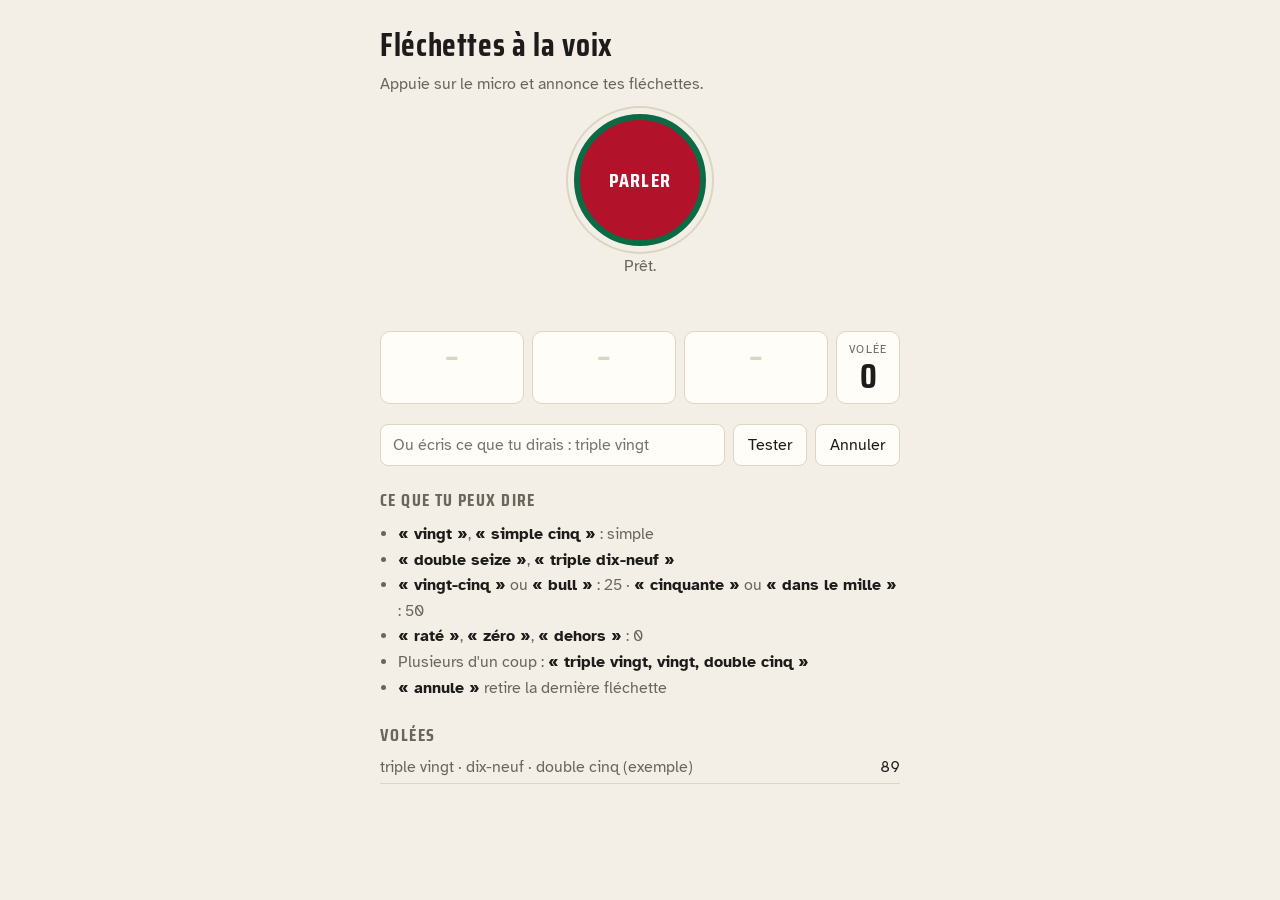
<file: index.html>
<!doctype html>
<html lang="fr">
<head>
<meta charset="utf-8">
<meta name="viewport" content="width=device-width,initial-scale=1,viewport-fit=cover">
<style>:root{color-scheme:light;padding-top:env(safe-area-inset-top,0px);padding-bottom:env(safe-area-inset-bottom,0px)}body{margin:0;font:14px system-ui,sans-serif}img{max-width:100%}[hidden]{display:none!important}</style>
</head>
<body>
<title>Fléchettes à la voix</title>
<meta name="claude:viewport-fit-sides" content="cover">
<link rel="preconnect" href="https://fonts.googleapis.com">
<link rel="stylesheet" href="https://fonts.googleapis.com/css2?family=Saira+Condensed:wght@500;700&family=Atkinson+Hyperlegible:wght@400;700&display=swap">
<style>
/* Layout: one column scoreboard, mic button at the heart, three dart slots, history below */
:root {
  --bg: #f3efe6;        /* sisal */
  --surface: #fffdf8;
  --fg: #1d1c1a;
  --muted: #6b665c;
  --line: #ddd5c4;
  --red: #b3122b;
  --green: #0b6b45;
  --on-accent: #ffffff;
  --font-display: "Saira Condensed", "Arial Narrow", sans-serif;
  --font-body: "Atkinson Hyperlegible", system-ui, sans-serif;
}
@media (prefers-color-scheme: dark) {
  :root:not([data-theme="light"]) {
    --bg: #15140f; --surface: #201e18; --fg: #f1ece0; --muted: #a59f90; --line: #37332a;
    --red: #e04a5f; --green: #3fb184; --on-accent: #15140f; color-scheme: dark;
  }
}
:root[data-theme="dark"] {
  --bg: #15140f; --surface: #201e18; --fg: #f1ece0; --muted: #a59f90; --line: #37332a;
  --red: #e04a5f; --green: #3fb184; --on-accent: #15140f; color-scheme: dark;
}
body {
  background: var(--bg); color: var(--fg); font-family: var(--font-body); font-size: 16px;
  padding-left: max(16px, env(safe-area-inset-left, 0px));
  padding-right: max(16px, env(safe-area-inset-right, 0px));
  padding-block: 20px 32px;
}
main { max-width: 520px; margin: 0 auto; display: flex; flex-direction: column; gap: 20px; }
header h1 { font-family: var(--font-display); font-weight: 700; font-size: 2rem; margin: 0; letter-spacing: .02em; text-wrap: balance; }
header p { margin: 4px 0 0; color: var(--muted); }
.mic-wrap { display: flex; flex-direction: column; align-items: center; gap: 10px; }
#mic {
  width: 132px; height: 132px; border-radius: 50%; border: 6px solid var(--green);
  background: var(--red); color: var(--on-accent); cursor: pointer;
  font-family: var(--font-display); font-weight: 700; font-size: 1.25rem; letter-spacing: .06em; text-transform: uppercase;
  box-shadow: 0 0 0 6px var(--bg), 0 0 0 8px var(--line);
}
#mic:focus-visible { outline: 3px solid var(--fg); outline-offset: 10px; }
#mic.listening { animation: pulse 1.2s ease-in-out infinite; }
@keyframes pulse { 50% { box-shadow: 0 0 0 6px var(--bg), 0 0 0 16px var(--green); } }
@media (prefers-reduced-motion: reduce) { #mic.listening { animation: none; border-color: var(--fg); } }
#status { color: var(--muted); min-height: 1.4em; text-align: center; }
#heard { font-style: italic; text-align: center; min-height: 1.4em; overflow-wrap: anywhere; }
.turn { display: grid; grid-template-columns: repeat(3, 1fr) auto; gap: 8px; align-items: stretch; }
.slot {
  background: var(--surface); border: 1px solid var(--line); border-radius: 10px;
  padding: 10px 6px; text-align: center; display: flex; flex-direction: column; gap: 2px; min-width: 0;
}
.slot .code { font-family: var(--font-display); font-weight: 700; font-size: 1.9rem; line-height: 1; font-variant-numeric: tabular-nums; }
.slot .pts { color: var(--muted); font-size: .85rem; font-variant-numeric: tabular-nums; }
.slot.empty .code { color: var(--line); }
.slot .code.d { color: var(--green); }
.slot .code.t { color: var(--red); }
.total { padding: 10px 12px; text-align: center; display: flex; flex-direction: column; justify-content: center; }
.total .label { font-size: .7rem; text-transform: uppercase; letter-spacing: .1em; color: var(--muted); }
.total .val { font-family: var(--font-display); font-weight: 700; font-size: 2.2rem; line-height: 1; font-variant-numeric: tabular-nums; }
.row { display: flex; gap: 8px; flex-wrap: wrap; }
.row input { flex: 1 1 200px; min-width: 0; font: inherit; padding: 10px 12px; border-radius: 8px; border: 1px solid var(--line); background: var(--surface); color: var(--fg); }
button.small { font: inherit; padding: 10px 14px; border-radius: 8px; border: 1px solid var(--line); background: var(--surface); color: var(--fg); cursor: pointer; }
button.small:focus-visible, .row input:focus-visible { outline: 2px solid var(--green); outline-offset: 2px; }
section h2 { font-family: var(--font-display); font-size: 1.1rem; text-transform: uppercase; letter-spacing: .08em; margin: 0 0 8px; color: var(--muted); }
.help { margin: 0; padding-left: 18px; color: var(--muted); line-height: 1.6; }
.help b { color: var(--fg); font-weight: 700; }
#log { list-style: none; margin: 0; padding: 0; display: flex; flex-direction: column; gap: 6px; }
#log li { display: flex; justify-content: space-between; gap: 12px; border-bottom: 1px solid var(--line); padding-bottom: 6px; font-variant-numeric: tabular-nums; }
#log li span:first-child { overflow-wrap: anywhere; min-width: 0; color: var(--muted); }
.note { font-size: .85rem; color: var(--muted); }
</style>

<main>
  <header>
    <h1>Fléchettes à la voix</h1>
    <p>Appuie sur le micro et annonce tes fléchettes.</p>
  </header>

  <div class="mic-wrap">
    <button id="mic" type="button" aria-pressed="false">Parler</button>
    <div id="status">Prêt.</div>
    <div id="heard" aria-live="polite"></div>
  </div>

  <div class="turn" aria-label="Volée en cours">
    <div class="slot empty" id="s0"><span class="code">–</span><span class="pts">&nbsp;</span></div>
    <div class="slot empty" id="s1"><span class="code">–</span><span class="pts">&nbsp;</span></div>
    <div class="slot empty" id="s2"><span class="code">–</span><span class="pts">&nbsp;</span></div>
    <div class="slot total"><span class="label">Volée</span><span class="val" id="turnTotal">0</span></div>
  </div>

  <form class="row" id="typeForm">
    <input id="typed" type="text" placeholder="Ou écris ce que tu dirais : triple vingt" autocomplete="off">
    <button class="small" type="submit">Tester</button>
    <button class="small" type="button" id="undo">Annuler</button>
  </form>

  <section>
    <h2>Ce que tu peux dire</h2>
    <ul class="help">
      <li><b>« vingt »</b>, <b>« simple cinq »</b> : simple</li>
      <li><b>« double seize »</b>, <b>« triple dix-neuf »</b></li>
      <li><b>« vingt-cinq »</b> ou <b>« bull »</b> : 25 · <b>« cinquante »</b> ou <b>« dans le mille »</b> : 50</li>
      <li><b>« raté »</b>, <b>« zéro »</b>, <b>« dehors »</b> : 0</li>
      <li>Plusieurs d'un coup : <b>« triple vingt, vingt, double cinq »</b></li>
      <li><b>« annule »</b> retire la dernière fléchette</li>
    </ul>
  </section>

  <section>
    <h2>Volées</h2>
    <ol id="log"><li><span>triple vingt · dix-neuf · double cinq (exemple)</span><span>89</span></li></ol>
  </section>

  <p class="note" id="support"></p>
</main>

<script>
// PARSER START
const NUM_WORDS = {
  zero: 0, un: 1, une: 1, deux: 2, trois: 3, quatre: 4, cinq: 5, six: 6, sept: 7, huit: 8, neuf: 9,
  dix: 10, onze: 11, douze: 12, treize: 13, quatorze: 14, quinze: 15, seize: 16, vingt: 20, cinquante: 50,
  // homophones souvent renvoyés par la reconnaissance
  vin: 20, vins: 20, vint: 20, vain: 20, cette: 7, set: 7, sette: 7, dis: 10, dit: 10, sis: 6, cinque: 5
};
const MULT_WORDS = { simple: 1, single: 1, double: 2, doublé: 2, doubler: 2, triple: 3, tripler: 3, treble: 3 };
const MISS_WORDS = new Set(["rate", "raté", "rater", "zero", "dehors", "out", "manque", "rien"]);
const UNDO_WORDS = new Set(["annule", "annuler", "annulé", "efface", "effacer", "retire", "corrige"]);

function normalize(text) {
  return text.toLowerCase()
    .normalize("NFD").replace(/[̀-ͯ]/g, "")
    .replace(/dans le mille|plein centre|double bull|bullseye|bull's eye/g, " fifty ")
    .replace(/a cote/g, " rate ")
    .replace(/\b([tds])\s?(\d{1,2})\b/g, (m, l, n) => ({ t: "triple ", d: "double ", s: "simple " }[l] + n))
    .replace(/[-,.;:!?']/g, " ")
    .split(/\s+/).filter(Boolean);
}

// Turns words into a token list: {n: number} | {m: multiplier} | {miss} | {undo}
function tokenize(words) {
  const out = [];
  for (let i = 0; i < words.length; i++) {
    const w = words[i], next = words[i + 1];
    if (w === "fifty") { out.push({ n: 50 }); continue; }
    if (w === "bull" || w === "boule" || w === "bulle" || w === "centre") { out.push({ n: 25 }); continue; }
    if (UNDO_WORDS.has(w)) { out.push({ undo: true }); continue; }
    if (w === "zero" || w === "0" || MISS_WORDS.has(w)) { out.push({ miss: true }); continue; }
    if (w in MULT_WORDS) { out.push({ m: MULT_WORDS[w] }); continue; }
    if (w === "fois") continue; // "trois fois vingt"
    let n = /^\d+$/.test(w) ? parseInt(w, 10) : NUM_WORDS[w];
    if (n === undefined) continue; // mot inconnu : ignoré
    if (n === 10 && next && ["sept", "huit", "neuf", "cette", "set"].includes(next)) { n = 10 + NUM_WORDS[next]; i++; }
    else if (n === 20 && next === "cinq") { n = 25; i++; }
    // "trois fois vingt" -> triple
    if ((n === 2 || n === 3) && words[i + 1] === "fois") { out.push({ m: n }); continue; }
    // "un" / "une" juste avant un multiplicateur : article, pas une fléchette
    if (n === 1 && (w === "un" || w === "une") && words[i + 1] in MULT_WORDS) continue;
    out.push({ n });
  }
  return out;
}

// Returns {darts: [{mult, base, points, code}], undo: count, errors: [..]}
function parseThrows(text) {
  const tokens = tokenize(normalize(text));
  const darts = [], errors = [];
  let undo = 0, mult = null;
  for (const t of tokens) {
    if (t.undo) { undo++; mult = null; continue; }
    if (t.miss) { darts.push(dart(1, 0)); mult = null; continue; }
    if (t.m) { mult = t.m; continue; }
    const n = t.n;
    if (n === 50) { darts.push(dart(2, 25)); mult = null; continue; }
    if (n === 25) {
      if (mult === 3) { darts.push(dart(3, 20)); darts.push(dart(1, 5)); }   // "triple vingt cinq"
      else darts.push(dart(mult === 2 ? 2 : 1, 25));
      mult = null; continue;
    }
    if (n >= 1 && n <= 20) { darts.push(dart(mult || 1, n)); mult = null; continue; }
    errors.push(String(n)); mult = null;
  }
  return { darts, undo, errors };
}

function dart(mult, base) {
  const points = mult * base;
  let code;
  if (base === 0) code = "0";
  else if (base === 25) code = mult === 2 ? "BULL" : "25";
  else code = (mult === 3 ? "T" : mult === 2 ? "D" : "") + base;
  return { mult, base, points, code };
}
// PARSER END

const state = { turn: [], turns: [], sample: true };
const $ = id => document.getElementById(id);

function render() {
  for (let i = 0; i < 3; i++) {
    const d = state.turn[i], el = $("s" + i);
    el.classList.toggle("empty", !d);
    const code = el.querySelector(".code");
    code.textContent = d ? d.code : "–";
    code.className = "code" + (d && d.base !== 25 && d.mult === 2 ? " d" : "") + (d && d.mult === 3 ? " t" : "") + (d && d.code === "BULL" ? " d" : "");
    el.querySelector(".pts").textContent = d ? d.points + " pts" : " ";
  }
  $("turnTotal").textContent = state.turn.reduce((s, d) => s + d.points, 0);
  const log = $("log");
  if (state.sample) return;
  log.replaceChildren(...state.turns.slice().reverse().map(t => {
    const li = document.createElement("li");
    const a = document.createElement("span"); a.textContent = t.map(d => d.code).join(" · ");
    const b = document.createElement("span"); b.textContent = t.reduce((s, d) => s + d.points, 0);
    li.append(a, b); return li;
  }));
}

function addDart(d) {
  if (state.turn.length === 3) { state.turn = []; }
  state.turn.push(d);
  if (state.turn.length === 3) { state.sample = false; state.turns.push(state.turn.slice()); }
}

function undoDart() {
  // A full turn on screen is also the last entry of the log
  if (state.turn.length === 0 && state.turns.length) state.turn = state.turns.pop();
  else if (state.turn.length === 3) state.turns.pop();
  state.turn.pop();
}

function handle(text, alternatives) {
  // Choose the first alternative that yields something usable
  const candidates = [text, ...(alternatives || [])];
  let res = null, used = text;
  for (const c of candidates) {
    const r = parseThrows(c);
    if (r.darts.length || r.undo) { res = r; used = c; break; }
  }
  $("heard").textContent = "« " + used + " »";
  if (!res) { $("status").textContent = "Pas compris. Essaie « triple vingt » ou « double seize »."; return; }
  state.sample = false;
  for (let i = 0; i < res.undo; i++) undoDart();
  res.darts.forEach(addDart);
  $("status").textContent = res.darts.length
    ? "Compris : " + res.darts.map(d => d.code + " = " + d.points).join(", ")
    : "Dernière fléchette annulée.";
  render();
}

$("typeForm").addEventListener("submit", e => {
  e.preventDefault();
  const v = $("typed").value.trim();
  if (v) handle(v);
  $("typed").value = "";
});
$("undo").addEventListener("click", () => { state.sample = false; undoDart(); $("status").textContent = "Dernière fléchette annulée."; render(); });

// Voice recognition
const SR = window.SpeechRecognition || window.webkitSpeechRecognition;
let rec = null, listening = false;
if (!SR) {
  $("support").textContent = "La reconnaissance vocale n'est pas disponible dans ce navigateur. Ouvre la page dans Chrome (Android) ou Safari (iPhone). Tu peux tester en écrivant dans le champ ci-dessus.";
} else {
  rec = new SR();
  rec.lang = "fr-FR";
  rec.interimResults = true;
  rec.maxAlternatives = 5;
  rec.continuous = false;
  rec.onresult = e => {
    const r = e.results[e.results.length - 1];
    if (!r.isFinal) { $("heard").textContent = "… " + r[0].transcript; return; }
    const alts = [];
    for (let i = 1; i < r.length; i++) alts.push(r[i].transcript);
    handle(r[0].transcript, alts);
  };
  rec.onerror = e => {
    const msg = {
      "not-allowed": "Le micro est bloqué. Autorise le micro pour cette page dans le navigateur.",
      "service-not-allowed": "Le micro est bloqué. Autorise le micro pour cette page dans le navigateur.",
      "no-speech": "Je n'ai rien entendu. Réessaie un peu plus près du téléphone.",
      "audio-capture": "Aucun micro trouvé.",
      "network": "La reconnaissance a besoin d'Internet. Vérifie ta connexion."
    }[e.error] || "Erreur de reconnaissance : " + e.error;
    $("status").textContent = msg;
  };
  rec.onend = () => { listening = false; $("mic").classList.remove("listening"); $("mic").setAttribute("aria-pressed", "false"); $("mic").textContent = "Parler"; };
}

$("mic").addEventListener("click", () => {
  if (!rec) { $("status").textContent = "Pas de reconnaissance vocale ici. Utilise le champ texte."; return; }
  if (listening) { rec.stop(); return; }
  try {
    rec.start();
    listening = true;
    $("mic").classList.add("listening");
    $("mic").setAttribute("aria-pressed", "true");
    $("mic").textContent = "J'écoute";
    $("status").textContent = "Annonce ta fléchette…";
  } catch (err) { $("status").textContent = "Impossible de démarrer le micro."; }
});

render();
</script>

</body>
</html>
</file>
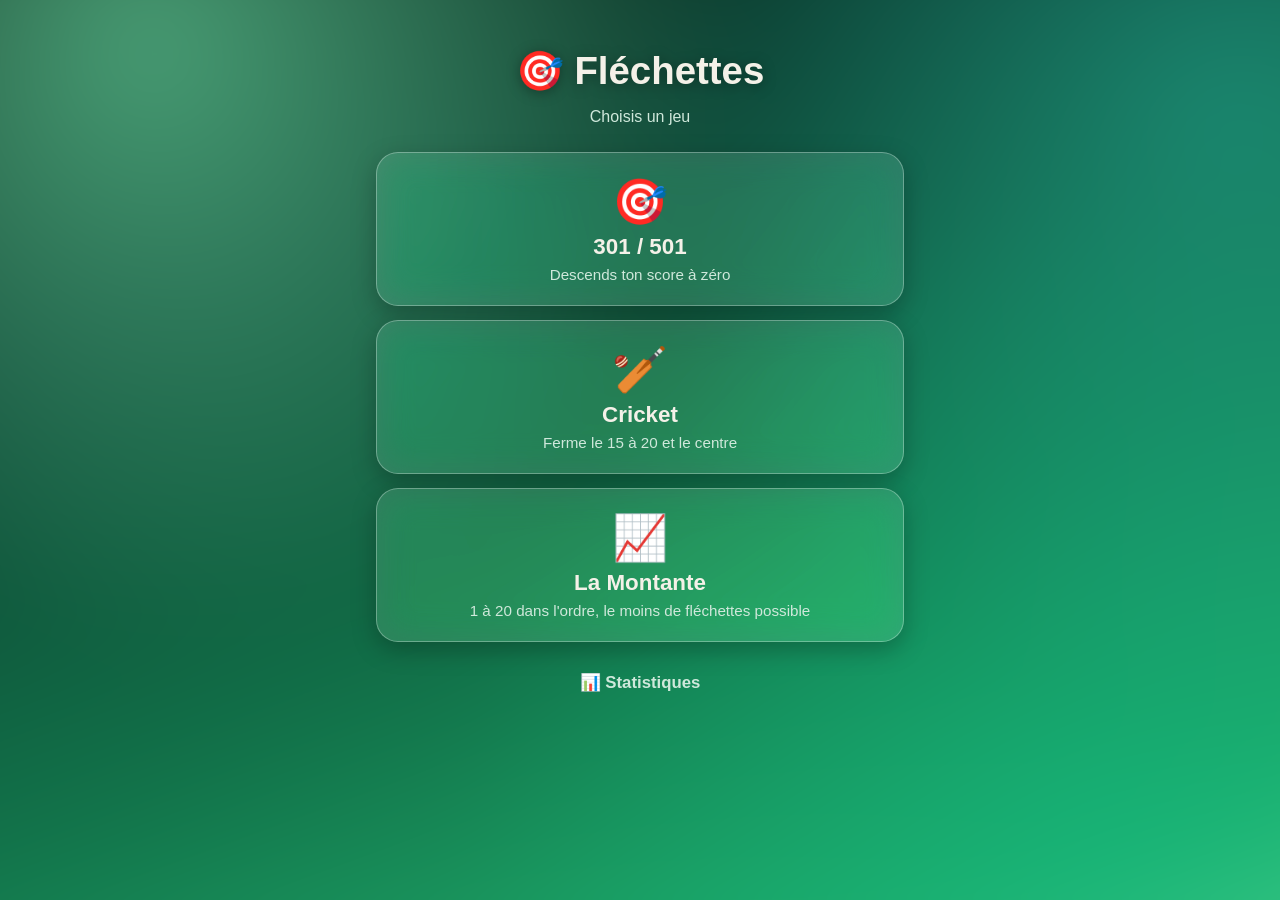
<file: app/index.html>
<!doctype html>
<html lang="fr">
<head>
<meta charset="UTF-8" />
<meta name="viewport" content="width=device-width, initial-scale=1, maximum-scale=1, viewport-fit=cover" />
<meta name="theme-color" content="#12162b" />
<title>Fléchettes</title>
<link rel="manifest" href="manifest.webmanifest" />
<link rel="icon" href="icons/icon.svg" type="image/svg+xml" />
<link rel="apple-touch-icon" href="icons/icon.svg" />
<link rel="stylesheet" href="css/style.css" />
</head>
<body>
<div id="app"></div>
<script type="module" src="js/app.js"></script>
</body>
</html>
</file>
<file: app/css/style.css>
:root {
  --text: #f4f1e8;
  --text-dim: #cfe8db;
  --primary: #ff8a3d;
  --primary-dark: #e2691a;
  --green: #1c8a4b;
  --red: #e5484d;
  --blue: #3db8fd;

  --glass: rgba(255, 255, 255, 0.14);
  --glass-strong: rgba(255, 255, 255, 0.22);
  --glass-weak: rgba(255, 255, 255, 0.08);
  --glass-border: rgba(255, 255, 255, 0.3);
  color-scheme: dark;
}

* { box-sizing: border-box; }

html {
  background: #04140d;
}

html, body {
  margin: 0;
  padding: 0;
  color: var(--text);
  font-family: -apple-system, BlinkMacSystemFont, "Segoe UI", Roboto, Helvetica, Arial, sans-serif;
  -webkit-tap-highlight-color: transparent;
  overscroll-behavior-y: contain;
}

body {
  position: relative;
  isolation: isolate;
  min-height: 100vh;
  min-height: 100dvh;
}

/* Fixed, blurred green backdrop - stays put across scroll on every screen */
body::before {
  content: '';
  position: fixed;
  inset: -10%;
  z-index: -2;
  background:
    radial-gradient(circle at 18% 12%, rgba(126, 255, 189, 0.55), transparent 38%),
    radial-gradient(circle at 88% 18%, rgba(45, 212, 191, 0.4), transparent 38%),
    radial-gradient(circle at 80% 85%, rgba(16, 185, 129, 0.5), transparent 42%),
    linear-gradient(160deg, #04140d 0%, #0b3d2e 30%, #12734a 60%, #1fae6b 85%, #59d98f 100%);
  filter: blur(40px);
}

#app {
  position: relative;
  z-index: 1;
  min-height: 100vh;
  min-height: 100dvh;
  padding: env(safe-area-inset-top) env(safe-area-inset-right) env(safe-area-inset-bottom) env(safe-area-inset-left);
}

button {
  font-family: inherit;
  cursor: pointer;
  border: none;
  color: inherit;
}

.screen {
  max-width: 560px;
  margin: 0 auto;
  padding: 20px 16px 32px;
  display: flex;
  flex-direction: column;
  gap: 14px;
}

/* ---------- Glass panel base ---------- */
.game-card,
.player-card,
.toast,
.checkout-hint,
.win-card,
.toggle-row,
.player-row,
.add-player-form input,
.tag,
.dart-slot,
.cricket-wrap,
.voice-transcript {
  background: var(--glass);
  backdrop-filter: blur(18px) saturate(160%);
  -webkit-backdrop-filter: blur(18px) saturate(160%);
  border: 1px solid var(--glass-border);
  box-shadow: 0 8px 24px rgba(0, 0, 0, 0.25);
}

/* ---------- Home ---------- */
.home { align-items: stretch; text-align: center; padding-top: 48px; }
.home h1 { font-size: 2.4rem; margin: 0; text-shadow: 0 2px 14px rgba(0, 0, 0, 0.35); }
.subtitle { color: var(--text-dim); margin: 0 0 12px; }

.game-cards { display: flex; flex-direction: column; gap: 14px; }
.game-card {
  border-radius: 22px;
  padding: 22px;
  display: flex;
  flex-direction: column;
  align-items: center;
  gap: 6px;
  transition: transform 0.1s ease, border-color 0.15s ease, background 0.15s ease;
}
.game-card:active { transform: scale(0.97); background: var(--glass-strong); border-color: var(--primary); }
.game-card-emoji { font-size: 2.8rem; }
.game-card-title { font-size: 1.4rem; font-weight: 700; }
.game-card-desc { color: var(--text-dim); font-size: 0.95rem; }

.resume-btn { margin-top: 18px; }

/* ---------- Buttons ---------- */
.btn {
  border-radius: 14px;
  padding: 14px 18px;
  font-size: 1.05rem;
  font-weight: 600;
  min-height: 52px;
  border: 1px solid transparent;
}
.btn-primary {
  background: linear-gradient(150deg, rgba(255, 255, 255, 0.35), rgba(255, 255, 255, 0) 55%), var(--primary);
  color: #2a1200;
  border-color: rgba(255, 255, 255, 0.35);
  box-shadow: 0 6px 18px rgba(255, 138, 61, 0.35);
}
.btn-primary:active { background: var(--primary-dark); }
.btn-secondary { background: var(--glass); color: var(--text); border-color: var(--glass-border); backdrop-filter: blur(14px); -webkit-backdrop-filter: blur(14px); }
.btn-ghost { background: transparent; color: var(--text-dim); }
.btn.small { min-height: 40px; padding: 8px 14px; font-size: 1.2rem; }
.btn[disabled] { opacity: 0.35; pointer-events: none; }

.back-btn { align-self: flex-start; }

/* ---------- Setup ---------- */
.setup h2 { margin: 0; font-size: 1.6rem; text-shadow: 0 2px 10px rgba(0, 0, 0, 0.3); }
.setup h3 { margin: 8px 0 0; font-size: 1.05rem; color: var(--text-dim); }

.chip-row { display: flex; gap: 10px; flex-wrap: wrap; }
.chip {
  background: var(--glass);
  backdrop-filter: blur(14px);
  -webkit-backdrop-filter: blur(14px);
  color: var(--text);
  border-radius: 12px;
  padding: 10px 18px;
  font-size: 1rem;
  font-weight: 600;
  border: 1px solid var(--glass-border);
}
.chip-active { border-color: var(--primary); background: var(--glass-strong); color: var(--primary); }

.toggle-row {
  display: flex;
  align-items: center;
  justify-content: space-between;
  border-radius: 14px;
  padding: 14px 16px;
  gap: 12px;
}
.toggle-row input { width: 22px; height: 22px; }

.player-chip-list { display: flex; flex-direction: column; gap: 8px; }
.player-row {
  display: flex;
  align-items: center;
  justify-content: space-between;
  border-radius: 12px;
  padding: 10px 12px;
}
.player-row-name { font-weight: 600; }
.player-row-actions { display: flex; gap: 6px; }
.player-row-actions button {
  background: var(--glass-strong);
  border-radius: 8px;
  width: 34px;
  height: 34px;
  font-size: 1rem;
}
.player-row-actions button[disabled] { opacity: 0.3; }

.add-player-form { display: flex; gap: 8px; }
.add-player-form input {
  flex: 1;
  border-radius: 12px;
  padding: 12px 14px;
  color: var(--text);
  font-size: 1rem;
  min-width: 0;
}
.add-player-form input:focus { outline: none; border-color: var(--primary); }

.roster-suggestions { display: flex; flex-wrap: wrap; gap: 8px; }
.tag {
  color: var(--text-dim);
  border-radius: 999px;
  padding: 8px 14px;
  font-size: 0.9rem;
}

.start-btn { margin-top: 10px; }

/* ---------- Stats ---------- */
.stats-card { flex-direction: column; align-items: stretch; gap: 10px; padding: 14px 16px; }
.stats-grid { display: grid; grid-template-columns: repeat(3, 1fr); gap: 8px; }
.stats-cell { display: flex; flex-direction: column; align-items: center; background: var(--glass-weak); border-radius: 10px; padding: 8px 4px; }
.stats-value { font-size: 1.3rem; font-weight: 800; }
.stats-label { font-size: 0.72rem; color: var(--text-dim); text-align: center; }
.stats-sub { font-size: 0.85rem; color: var(--text-dim); }

/* ---------- Game ---------- */
.game { padding-top: 14px; position: relative; }
.game-topbar { display: flex; align-items: center; justify-content: space-between; }
.game-title { font-weight: 700; color: var(--text-dim); text-shadow: 0 2px 8px rgba(0, 0, 0, 0.3); }

.players-row {
  display: flex;
  gap: 10px;
  overflow-x: auto;
  padding-bottom: 4px;
}
.player-card {
  flex: 1 0 auto;
  min-width: 110px;
  border-radius: 16px;
  padding: 12px;
  text-align: center;
  border-width: 2px;
}
.player-card.active { border-color: var(--primary); background: var(--glass-strong); }
.player-card-name { font-size: 0.9rem; color: var(--text-dim); white-space: nowrap; overflow: hidden; text-overflow: ellipsis; }
.player-card-score { font-size: 2rem; font-weight: 800; line-height: 1.2; }
.player-card-last { font-size: 0.75rem; color: var(--text-dim); }

.toast {
  border-left: 4px solid var(--primary);
  border-radius: 10px;
  padding: 10px 14px;
  font-weight: 600;
}
.checkout-hint {
  background: rgba(47, 174, 100, 0.22);
  border: 1px solid var(--green);
  border-radius: 10px;
  padding: 10px 14px;
  font-weight: 600;
  color: #d3ffe6;
  backdrop-filter: blur(14px);
  -webkit-backdrop-filter: blur(14px);
}

.turn-darts { display: flex; align-items: center; gap: 8px; }
.dart-slot {
  flex: 1;
  border-radius: 12px;
  padding: 12px 0;
  text-align: center;
  font-weight: 700;
  font-size: 1.1rem;
  color: var(--text-dim);
}
.dart-slot.filled { color: var(--text); background: var(--glass-strong); }
.volley-log {
  background: var(--glass-weak);
  border: 1px solid var(--glass-border);
  border-radius: 12px;
  padding: 10px 14px;
  max-height: 240px;
  overflow-y: auto;
}
.volley-log-title { font-size: 0.8rem; font-weight: 700; color: var(--text-dim); margin-bottom: 6px; }
.volley-row { display: flex; align-items: baseline; gap: 10px; padding: 4px 0; border-top: 1px solid var(--glass-weak); }
.volley-row:first-of-type { border-top: none; }
.volley-name { flex: 0 0 30%; font-weight: 600; overflow: hidden; text-overflow: ellipsis; white-space: nowrap; }
.volley-darts { flex: 1; color: var(--text-dim); }
.volley-total { font-weight: 700; }
.volley-total.bust { color: #ff9d9d; font-weight: 600; }
.undo-btn { flex: 0 0 auto; font-size: 1.3rem; padding: 10px 14px; }

.input-mode-toggle { display: flex; gap: 8px; }
.input-mode-toggle .btn { flex: 1; }

.mult-row { display: flex; gap: 8px; }
.mult-row .chip { flex: 1; text-align: center; }

.number-grid {
  display: grid;
  grid-template-columns: repeat(4, 1fr);
  gap: 8px;
}
/* No backdrop-filter here: this grid renders 20+ buttons at once and blur
   compositing that many layers drops frames on mid-range phones. A glossy
   gradient gives the same glass feel without the cost. */
.num-btn {
  background: linear-gradient(150deg, rgba(255, 255, 255, 0.22), rgba(255, 255, 255, 0.02) 60%), rgba(255, 255, 255, 0.12);
  border: 1px solid var(--glass-border);
  border-radius: 14px;
  padding: 16px 0;
  font-size: 1.3rem;
  font-weight: 700;
  min-height: 56px;
  color: var(--text);
}
.num-btn:active { background: var(--glass-strong); }
.num-btn.bull { background: linear-gradient(150deg, rgba(255, 255, 255, 0.3), rgba(255, 255, 255, 0) 60%), var(--green); color: #06210f; border-color: rgba(255, 255, 255, 0.4); }
.num-btn.miss { background: linear-gradient(150deg, rgba(255, 255, 255, 0.3), rgba(255, 255, 255, 0) 60%), var(--red); color: #2a0808; border-color: rgba(255, 255, 255, 0.4); grid-column: span 2; }

.voice-panel { text-align: center; display: flex; flex-direction: column; gap: 10px; align-items: center; }
.mic-btn {
  background: linear-gradient(150deg, rgba(255, 255, 255, 0.35), rgba(255, 255, 255, 0) 55%), var(--primary);
  color: #2a1200;
  border: 1px solid rgba(255, 255, 255, 0.35);
  border-radius: 999px;
  padding: 28px 24px;
  font-size: 1.15rem;
  font-weight: 800;
  width: 100%;
  max-width: 320px;
  box-shadow: 0 8px 22px rgba(255, 138, 61, 0.35);
}
.mic-btn.listening {
  background: linear-gradient(150deg, rgba(255, 255, 255, 0.35), rgba(255, 255, 255, 0) 55%), var(--red);
  color: #2a0808;
  animation: pulse 1.1s ease-in-out infinite;
}
@keyframes pulse {
  0% { box-shadow: 0 0 0 0 rgba(229, 72, 77, 0.5); }
  70% { box-shadow: 0 0 0 20px rgba(229, 72, 77, 0); }
  100% { box-shadow: 0 0 0 0 rgba(229, 72, 77, 0); }
}
.voice-hint { color: var(--text-dim); font-size: 0.9rem; margin: 0; }
.voice-transcript { font-style: italic; margin: 0; border-radius: 10px; padding: 8px 12px; }
.voice-unsupported { color: #ffd7d7; font-size: 0.9rem; margin: 0; }

/* ---------- Cricket table ---------- */
.cricket-wrap { overflow-x: auto; border-radius: 16px; padding: 4px 8px; }
.cricket-table { width: 100%; border-collapse: collapse; text-align: center; }
.cricket-table th, .cricket-table td {
  padding: 8px 6px;
  border-bottom: 1px solid rgba(255, 255, 255, 0.15);
}
.cricket-table th { color: var(--text-dim); font-size: 0.85rem; font-weight: 600; }
.cricket-table th.active { color: var(--primary); }
.cricket-num { font-weight: 700; color: var(--text-dim); }
.cricket-table td.mark { font-size: 1.3rem; font-weight: 800; }
.mark-1 { color: var(--text-dim); }
.mark-2 { color: var(--blue); }
.mark-3 { color: #7effc4; }
.cricket-score-row td { font-weight: 800; font-size: 1.1rem; padding-top: 10px; }

/* ---------- Win overlay ---------- */
.win-overlay {
  position: fixed;
  inset: 0;
  background: rgba(0, 10, 6, 0.55);
  backdrop-filter: blur(6px);
  -webkit-backdrop-filter: blur(6px);
  display: flex;
  align-items: center;
  justify-content: center;
  padding: 20px;
  z-index: 10;
}
.win-card {
  border-radius: 24px;
  padding: 32px 24px;
  text-align: center;
  display: flex;
  flex-direction: column;
  gap: 14px;
  max-width: 320px;
  width: 100%;
}
.win-emoji { font-size: 3.5rem; }
.win-title { font-size: 1.4rem; font-weight: 800; }

@media (min-width: 420px) {
  .num-btn.miss { grid-column: span 2; }
}
</file>
